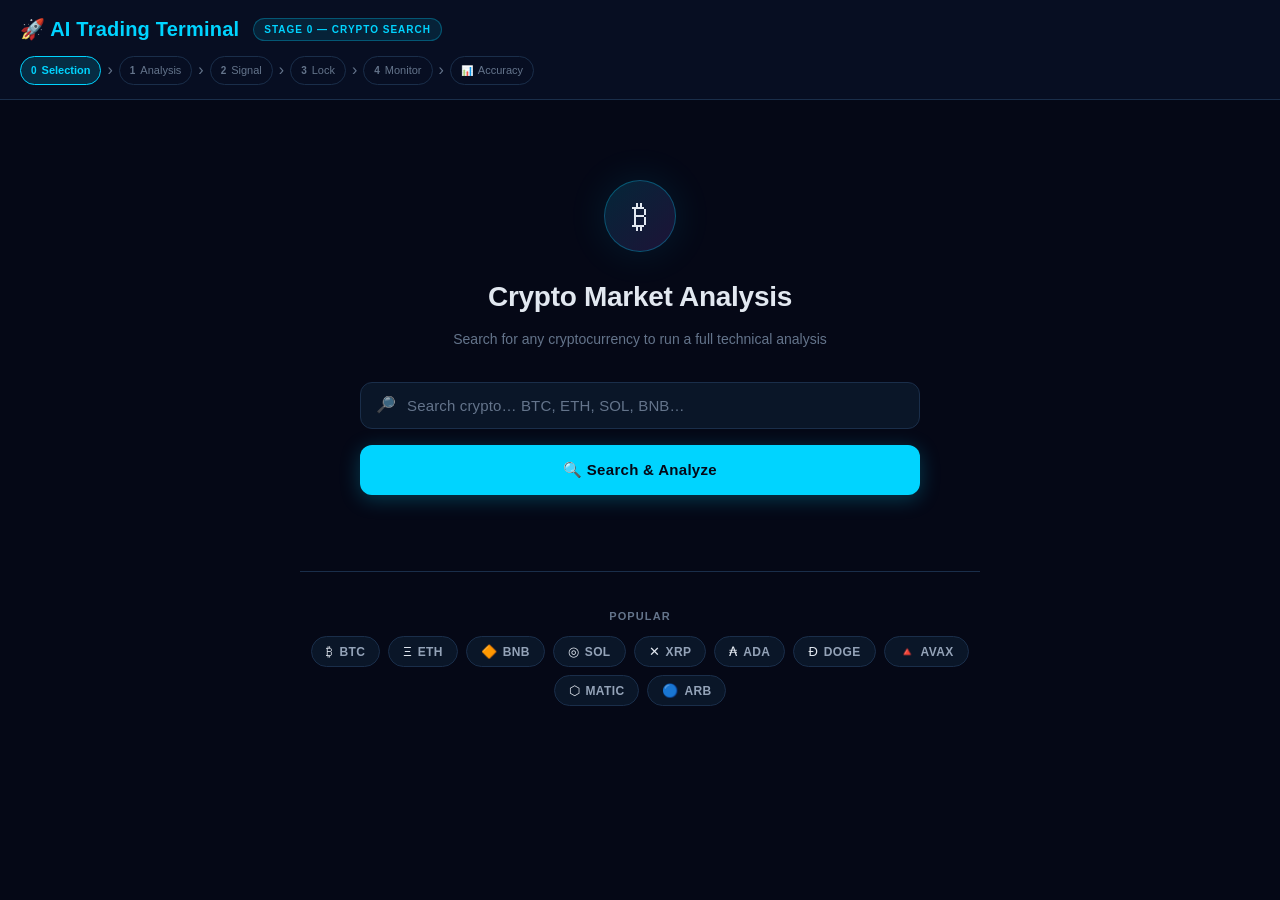
<file: dashboard-service/index.html>
<!DOCTYPE html>
<html lang="en">
<head>
  <meta charset="UTF-8" />
  <meta name="viewport" content="width=device-width, initial-scale=1.0" />
  <title>AI Trading Terminal</title>
  <link rel="stylesheet" href="style.css" />
</head>
<body>

<!-- ── Toast ──────────────────────────────────────────────────────────────── -->
<div id="toast-container"></div>

<!-- ── Header ─────────────────────────────────────────────────────────────── -->
<header class="header">
  <div class="header-top">
    <h1>🚀 AI Trading Terminal</h1>
    <div id="header-stage-badge" class="header-badge">STAGE 0 — CRYPTO SEARCH</div>
  </div>

  <!-- Stage Pipeline indicator -->
  <div class="pipeline">
    <div class="pipe-step active" id="pipe-0" onclick="goToStage(0)">
      <span class="pipe-num">0</span>
      <span class="pipe-lbl">Selection</span>
    </div>
    <div class="pipe-arrow">›</div>
    <div class="pipe-step" id="pipe-1" onclick="goToStage(1)">
      <span class="pipe-num">1</span>
      <span class="pipe-lbl">Analysis</span>
    </div>
    <div class="pipe-arrow">›</div>
    <div class="pipe-step" id="pipe-2" onclick="goToStage(2)">
      <span class="pipe-num">2</span>
      <span class="pipe-lbl">Signal</span>
    </div>
    <div class="pipe-arrow">›</div>
    <div class="pipe-step" id="pipe-3" onclick="goToStage(3)">
      <span class="pipe-num">3</span>
      <span class="pipe-lbl">Lock</span>
    </div>
    <div class="pipe-arrow">›</div>
    <div class="pipe-step" id="pipe-4" onclick="goToStage(4)">
      <span class="pipe-num">4</span>
      <span class="pipe-lbl">Monitor</span>
    </div>
    <div class="pipe-arrow">›</div>
    <div class="pipe-step" id="pipe-5" onclick="goToStage(5)">
      <span class="pipe-num">📊</span>
      <span class="pipe-lbl">Accuracy</span>
    </div>
  </div>
</header>

<!-- ═══════════════════════════════════════════════════════════════════════════
     STAGE 0 — Crypto Search
════════════════════════════════════════════════════════════════════════════ -->
<div class="stage-panel" id="panel-0">

  <!-- Hero search card -->
  <div class="s0-hero">
    <div class="s0-hero-logo">
      <span class="s0-hero-icon">₿</span>
    </div>
    <h2 class="s0-hero-title">Crypto Market Analysis</h2>
    <p class="s0-hero-sub">Search for any cryptocurrency to run a full technical analysis</p>

    <!-- Search bar -->
    <div class="s0-search-wrap" id="s0-search-wrap">
      <div class="s0-search-box">
        <span class="search-icon">🔎</span>
        <input
          type="text"
          id="s0-manual-input"
          class="s0-search-input"
          placeholder="Search crypto… BTC, ETH, SOL, BNB…"
          autocomplete="off"
          spellcheck="false"
        />
        <button class="search-clear-btn" id="s0-clear-btn" onclick="clearSearch()" title="Clear" style="display:none">✕</button>
      </div>
      <!-- dropdown rendered by JS -->
      <div class="search-dropdown" id="search-dropdown"></div>
    </div>

    <!-- Search button -->
    <button class="btn-search" id="s0-analyze-btn" onclick="manualSelectSymbol()">
      <span id="analyze-btn-text">🔍 Search &amp; Analyze</span>
      <span id="analyze-btn-spinner" class="btn-spinner" style="display:none"></span>
    </button>

    <!-- Error message -->
    <div id="s0-error-msg" class="s0-error" style="display:none"></div>
  </div>

  <!-- Popular coins quick-pick -->
  <div class="s0-popular">
    <div class="s0-popular-label">Popular</div>
    <div class="s0-popular-chips" id="s0-popular-chips">
      <!-- filled by JS -->
    </div>
  </div>

</div>

<!-- ═══════════════════════════════════════════════════════════════════════════
     STAGE 1 — Advanced Market Intelligence Engine
════════════════════════════════════════════════════════════════════════════ -->
<div class="stage-panel hidden" id="panel-1">
  <div class="stage-header">
    <div class="stage-badge s1">STAGE 1</div>
    <div class="stage-title">Advanced Market Intelligence</div>
    <div class="stage-desc">Full technical analysis — no trade recommendation yet</div>
    <div class="stage-sym" id="s1-sym-label">—</div>
  </div>

  <!-- Row 0: Live Price -->
  <div class="analysis-grid g4">
    <div class="a-card hi">
      <div class="a-lbl">Live Price</div>
      <div class="a-val large" id="s1-price">—</div>
      <div class="a-sub" id="s1-change">24h: —</div>
    </div>
    <div class="a-card">
      <div class="a-lbl">Volume 24h</div>
      <div class="a-val" id="s1-vol">—</div>
      <div class="a-sub" id="s1-mcap">High/Low: —</div>
    </div>
    <div class="a-card">
      <div class="a-lbl">Market Health</div>
      <div class="a-val" id="s1-health">—</div>
      <div class="a-sub" id="s1-health-scores">Bull — Bear —</div>
    </div>
    <div class="a-card">
      <div class="a-lbl">Mode</div>
      <div class="a-val" id="s1-mode-lbl">—</div>
      <div class="a-sub" id="s1-status">—</div>
    </div>
  </div>

  <!-- PRICE ACTION -->
  <div class="grp-lbl">🕯️ Price Action</div>
  <div class="analysis-grid g4">
    <div class="a-card">
      <div class="a-lbl">Market Structure</div>
      <div class="a-val" id="s1-pa-struct">—</div>
      <div class="a-sub" id="s1-pa-bias">—</div>
    </div>
    <div class="a-card">
      <div class="a-lbl">Swing High / Low</div>
      <div class="a-val" id="s1-pa-sh">—</div>
      <div class="a-sub" id="s1-pa-sl">—</div>
    </div>
    <div class="a-card">
      <div class="a-lbl">Break of Structure</div>
      <div class="a-val" id="s1-bos">—</div>
      <div class="a-sub" id="s1-choch">—</div>
    </div>
    <div class="a-card">
      <div class="a-lbl">HH/HL — LH/LL</div>
      <div class="a-val" id="s1-pa-hh">—</div>
      <div class="a-sub" id="s1-pa-ll">—</div>
    </div>
  </div>

  <!-- SMART MONEY CONCEPTS -->
  <div class="grp-lbl">💰 Smart Money Concepts</div>
  <div class="analysis-grid g3">
    <div class="a-card">
      <div class="a-lbl">Order Blocks</div>
      <div class="a-val" id="s1-smc-ob">—</div>
      <div class="a-sub" id="s1-smc-ob-sub">—</div>
    </div>
    <div class="a-card">
      <div class="a-lbl">Fair Value Gap</div>
      <div class="a-val" id="s1-smc-fvg">—</div>
      <div class="a-sub" id="s1-smc-fvg-sub">—</div>
    </div>
    <div class="a-card">
      <div class="a-lbl">Liquidity</div>
      <div class="a-val" id="s1-smc-liq">—</div>
      <div class="a-sub" id="s1-smc-liq-sub">—</div>
    </div>
  </div>

  <!-- TREND ANALYSIS -->
  <div class="grp-lbl">📈 Trend Analysis</div>
  <div class="analysis-grid g4">
    <div class="a-card hi">
      <div class="a-lbl">Trend</div>
      <div class="a-val large" id="s1-trend">—</div>
      <div class="a-sub" id="s1-trend-score">Score: —</div>
    </div>
    <div class="a-card">
      <div class="a-lbl">EMA Alignment</div>
      <div class="a-val" id="s1-ema-align">—</div>
      <div class="a-sub" id="s1-ema-align-sub">—</div>
    </div>
    <div class="a-card">
      <div class="a-lbl">Supertrend</div>
      <div class="a-val" id="s1-supertrend">—</div>
      <div class="a-sub" id="s1-supertrend-val">—</div>
    </div>
    <div class="a-card">
      <div class="a-lbl">ADX / DI</div>
      <div class="a-val" id="s1-adx">—</div>
      <div class="a-sub" id="s1-di">+DI — / -DI —</div>
    </div>
  </div>

  <!-- EMAs -->
  <div class="analysis-grid g5">
    <div class="a-card">
      <div class="a-lbl">EMA 9</div>
      <div class="a-val" id="s1-ema9">—</div>
      <div class="a-sub" id="s1-ema9-sub">—</div>
    </div>
    <div class="a-card">
      <div class="a-lbl">EMA 21</div>
      <div class="a-val" id="s1-ema21">—</div>
      <div class="a-sub" id="s1-ema21-sub">—</div>
    </div>
    <div class="a-card">
      <div class="a-lbl">EMA 20</div>
      <div class="a-val" id="s1-ema20">—</div>
      <div class="a-sub" id="s1-ema20-sub">—</div>
    </div>
    <div class="a-card">
      <div class="a-lbl">EMA 50</div>
      <div class="a-val" id="s1-ema50">—</div>
      <div class="a-sub" id="s1-ema50-sub">—</div>
    </div>
    <div class="a-card">
      <div class="a-lbl">EMA 200</div>
      <div class="a-val" id="s1-ema200">—</div>
      <div class="a-sub" id="s1-ema200-sub">—</div>
    </div>
  </div>

  <!-- MOMENTUM -->
  <div class="grp-lbl">⚡ Momentum</div>
  <div class="analysis-grid g4">
    <div class="a-card">
      <div class="a-lbl">RSI (14)</div>
      <div class="a-val" id="s1-rsi">—</div>
      <div class="a-sub" id="s1-rsi-zone">—</div>
    </div>
    <div class="a-card">
      <div class="a-lbl">MACD</div>
      <div class="a-val" id="s1-macd">—</div>
      <div class="a-sub" id="s1-macd-cross">—</div>
    </div>
    <div class="a-card">
      <div class="a-lbl">Stochastic RSI</div>
      <div class="a-val" id="s1-srsi">—</div>
      <div class="a-sub" id="s1-srsi-zone">—</div>
    </div>
    <div class="a-card">
      <div class="a-lbl">CCI</div>
      <div class="a-val" id="s1-cci">—</div>
      <div class="a-sub" id="s1-cci-signal">—</div>
    </div>
  </div>
  <div class="analysis-grid g1">
    <div class="a-card hi">
      <div class="a-lbl">Momentum Score</div>
      <div class="a-val" id="s1-mom-score">—</div>
      <div class="a-sub" id="s1-mom-label">—</div>
    </div>
  </div>

  <!-- VOLATILITY -->
  <div class="grp-lbl">🌊 Volatility</div>
  <div class="analysis-grid g4">
    <div class="a-card">
      <div class="a-lbl">ATR</div>
      <div class="a-val" id="s1-atr">—</div>
      <div class="a-sub" id="s1-atr-state">—</div>
    </div>
    <div class="a-card">
      <div class="a-lbl">Volatility Regime</div>
      <div class="a-val" id="s1-vol-regime">—</div>
      <div class="a-sub" id="s1-hist-vol">HV: —</div>
    </div>
    <div class="a-card">
      <div class="a-lbl">Bollinger Bands</div>
      <div class="a-val" id="s1-bb-pos">—</div>
      <div class="a-sub" id="s1-bb-squeeze">—</div>
    </div>
    <div class="a-card">
      <div class="a-lbl">Keltner Channel</div>
      <div class="a-val" id="s1-kc">—</div>
      <div class="a-sub" id="s1-kc-sub">—</div>
    </div>
  </div>

  <!-- VOLUME -->
  <div class="grp-lbl">📊 Volume Analysis</div>
  <div class="analysis-grid g4">
    <div class="a-card">
      <div class="a-lbl">RVOL</div>
      <div class="a-val" id="s1-rvol">—</div>
      <div class="a-sub" id="s1-vol-trend">—</div>
    </div>
    <div class="a-card">
      <div class="a-lbl">Buy Pressure</div>
      <div class="a-val val-up" id="s1-buy-press">—</div>
      <div class="a-sub" id="s1-sell-press">Sell: —</div>
    </div>
    <div class="a-card">
      <div class="a-lbl">VWAP</div>
      <div class="a-val" id="s1-vwap">—</div>
      <div class="a-sub" id="s1-vwap-sub">—</div>
    </div>
    <div class="a-card">
      <div class="a-lbl">Volume Spike</div>
      <div class="a-val" id="s1-vol-spike">—</div>
      <div class="a-sub">vs 20-bar avg</div>
    </div>
  </div>

  <!-- MULTI TIMEFRAME -->
  <div class="grp-lbl">🕐 Multi Timeframe</div>
  <div class="analysis-grid g5">
    <div class="a-card">
      <div class="a-lbl">5m</div>
      <div class="a-val" id="s1-mtf-5m">—</div>
    </div>
    <div class="a-card">
      <div class="a-lbl">15m</div>
      <div class="a-val" id="s1-mtf-15m">—</div>
    </div>
    <div class="a-card">
      <div class="a-lbl">1h</div>
      <div class="a-val" id="s1-mtf-1h">—</div>
    </div>
    <div class="a-card">
      <div class="a-lbl">4h</div>
      <div class="a-val" id="s1-mtf-4h">—</div>
    </div>
    <div class="a-card">
      <div class="a-lbl">1D</div>
      <div class="a-val" id="s1-mtf-1d">—</div>
    </div>
  </div>
  <div class="analysis-grid g2">
    <div class="a-card hi">
      <div class="a-lbl">MTF Overall Bias</div>
      <div class="a-val" id="s1-mtf-bias">—</div>
      <div class="a-sub" id="s1-mtf-align">Alignment: —</div>
    </div>
    <div class="a-card">
      <div class="a-lbl">Support / Resistance</div>
      <div class="a-val val-up" id="s1-support">—</div>
      <div class="a-sub val-down" id="s1-resist">—</div>
    </div>
  </div>

  <!-- AI CONFIDENCE -->
  <div class="grp-lbl">🤖 AI Confidence</div>
  <div class="analysis-grid g3">
    <div class="a-card hi">
      <div class="a-lbl">Confidence</div>
      <div class="a-val large" id="s1-conf">—</div>
      <div class="a-sub" id="s1-conf-grade">Grade: —</div>
    </div>
    <div class="a-card" style="grid-column: span 2">
      <div class="a-lbl">Why this confidence?</div>
      <div class="a-val" id="s1-conf-explain" style="font-size:0.85rem;line-height:1.5">—</div>
    </div>
  </div>

  <!-- RISK ANALYSIS -->
  <div class="grp-lbl">⚠️ Risk Analysis</div>
  <div class="analysis-grid g4">
    <div class="a-card hi">
      <div class="a-lbl">Risk Score</div>
      <div class="a-val large" id="s1-risk">—</div>
      <div class="a-sub" id="s1-risk-cat">—</div>
    </div>
    <div class="a-card">
      <div class="a-lbl">Position Size</div>
      <div class="a-val" id="s1-pos-size">—</div>
      <div class="a-sub">% of capital</div>
    </div>
    <div class="a-card">
      <div class="a-lbl">Max Risk %</div>
      <div class="a-val" id="s1-max-risk">—</div>
      <div class="a-sub">per trade</div>
    </div>
    <div class="a-card">
      <div class="a-lbl">Leverage</div>
      <div class="a-val" id="s1-leverage">—</div>
      <div class="a-sub">suggested</div>
    </div>
  </div>

  <!-- AI SUMMARY -->
  <div class="summary-box">
    <div class="summary-title">🧠 AI Summary</div>
    <div class="analysis-grid g3" style="margin-bottom:1rem">
      <div class="a-card hi">
        <div class="a-lbl">Market Bias</div>
        <div class="a-val large" id="s1-bias">—</div>
        <div class="a-sub" id="s1-strength">Strength: —</div>
      </div>
      <div class="a-card hi">
        <div class="a-lbl">Probability</div>
        <div class="a-val large" id="s1-prob">—</div>
        <div class="a-sub">estimated</div>
      </div>
      <div class="a-card hi">
        <div class="a-lbl">Recommendation</div>
        <div class="a-val" id="s1-rec-status" style="font-size:0.9rem">—</div>
        <div class="a-sub">Stage 2 readiness</div>
      </div>
    </div>
    <div id="s1-highlights" style="margin-top:0.5rem;font-size:0.85rem;color:#94a3b8;line-height:1.8"></div>
    <div class="summary-note">
      ⚠️ Stage 1 outputs analysis only — no trade recommendation is made at this stage.
    </div>
  </div>

  <!-- CTA -->
  <div class="stage-cta">
    <button class="btn-next" id="s1-next-btn" onclick="goToStage(2)">
      ➜ Proceed to Stage 2 — Trade Recommendation
    </button>
  </div>
</div>

<!-- ═══════════════════════════════════════════════════════════════════════════
     STAGE 2 — Trade Recommendation
════════════════════════════════════════════════════════════════════════════ -->
<div class="stage-panel hidden" id="panel-2">
  <div class="stage-header">
    <div class="stage-badge s2">STAGE 2</div>
    <div class="stage-title">Trade Recommendation</div>
    <div class="stage-desc">One clear setup — or WAIT if conditions aren't right</div>
    <div class="stage-sym" id="s2-sym-label">—</div>
  </div>

  <!-- Decision banner -->
  <div class="decision-banner" id="s2-decision-banner">
    <div class="dec-signal-tag" id="s2-signal-tag" style="display:none"></div>
    <div class="dec-action" id="s2-action">—</div>
    <div class="dec-conf" id="s2-conf-pct">—</div>
    <div class="dec-reason" id="s2-reason">—</div>
  </div>

  <!-- Trade setup grid (hidden when WAIT/NO TRADE) -->
  <div id="s2-setup-wrap">
    <div class="grp-lbl">📐 Trade Setup</div>
    <div class="analysis-grid g3">
      <div class="a-card hi">
        <div class="a-lbl">Direction</div>
        <div class="a-val large" id="s2-dir">—</div>
        <div class="a-sub" id="s2-mode-lbl">—</div>
      </div>
      <div class="a-card">
        <div class="a-lbl">Entry Price</div>
        <div class="a-val" id="s2-entry">—</div>
        <div class="a-sub">Recommended entry</div>
      </div>
      <div class="a-card">
        <div class="a-lbl">Stop Loss</div>
        <div class="a-val val-down" id="s2-sl">—</div>
        <div class="a-sub" id="s2-risk-amt">Risk: —</div>
      </div>
    </div>

    <div class="grp-lbl">🎯 Targets</div>
    <div class="analysis-grid g4">
      <div class="a-card">
        <div class="a-lbl">TP 1</div>
        <div class="a-val val-up" id="s2-tp1">—</div>
        <div class="a-sub">First target</div>
      </div>
      <div class="a-card">
        <div class="a-lbl">TP 2</div>
        <div class="a-val val-up" id="s2-tp2">—</div>
        <div class="a-sub">Primary target</div>
      </div>
      <div class="a-card">
        <div class="a-lbl">TP 3</div>
        <div class="a-val val-up" id="s2-tp3">—</div>
        <div class="a-sub">Full target</div>
      </div>
      <div class="a-card hi">
        <div class="a-lbl">Risk / Reward</div>
        <div class="a-val" id="s2-rr">—</div>
        <div class="a-sub">R:R ratio</div>
      </div>
    </div>

    <!-- Why this trade -->
    <div class="why-box" id="s2-why-box">
      <div class="why-title">🧠 Why this trade</div>
      <div id="s2-why-body">—</div>
    </div>
  </div>

  <!-- WAIT / NO TRADE block -->
  <div id="s2-wait-wrap" class="wait-block" style="display:none">
    <div class="wait-icon">⏸</div>
    <div class="wait-title">WAIT — NO TRADE</div>
    <div class="wait-reason" id="s2-wait-reason">Conditions not met. Wait for a stronger setup.</div>
  </div>

  <!-- CTA -->
  <div class="stage-cta" id="s2-cta">
    <button class="btn-lock" id="s2-lock-btn" onclick="lockPosition()">
      🔒 Lock Position — Enter Stage 3
    </button>
  </div>
</div>

<!-- ═══════════════════════════════════════════════════════════════════════════
     STAGE 3 — Lock Position
════════════════════════════════════════════════════════════════════════════ -->
<div class="stage-panel hidden" id="panel-3">
  <div class="stage-header">
    <div class="stage-badge s3">STAGE 3</div>
    <div class="stage-title">Position Locked</div>
    <div class="stage-desc">Trade setup is frozen. System enters Protection Mode.</div>
    <div class="stage-sym" id="s3-sym-label">—</div>
  </div>

  <!-- Locked position card -->
  <div class="lock-card" id="s3-lock-card">
    <div class="lock-header">
      <div class="lock-symbol" id="s3-lock-sym">—</div>
      <div class="lock-dir" id="s3-lock-dir">—</div>
      <div class="lock-time">🕐 Locked: <span id="s3-lock-time">—</span></div>
    </div>

    <div class="analysis-grid g3" style="margin-top:16px">
      <div class="a-card hi">
        <div class="a-lbl">Entry</div>
        <div class="a-val large" id="s3-entry">—</div>
        <div class="a-sub">Locked entry price</div>
      </div>
      <div class="a-card">
        <div class="a-lbl">Stop Loss</div>
        <div class="a-val val-down" id="s3-sl">—</div>
        <div class="a-sub">Frozen stop</div>
      </div>
      <div class="a-card">
        <div class="a-lbl">Risk / Reward</div>
        <div class="a-val" id="s3-rr">—</div>
        <div class="a-sub">R:R ratio</div>
      </div>
    </div>

    <div class="analysis-grid g3" style="margin-top:12px">
      <div class="a-card">
        <div class="a-lbl">TP 1</div>
        <div class="a-val val-up" id="s3-tp1">—</div>
      </div>
      <div class="a-card">
        <div class="a-lbl">TP 2</div>
        <div class="a-val val-up" id="s3-tp2">—</div>
      </div>
      <div class="a-card">
        <div class="a-lbl">TP 3</div>
        <div class="a-val val-up" id="s3-tp3">—</div>
      </div>
    </div>

    <div class="lock-note">
      🔒 No new BUY or SELL analysis will replace this trade while the position is locked.
    </div>
  </div>

  <!-- CTA -->
  <div class="stage-cta">
    <button class="btn-protect" onclick="goToStage(4)">
      🛡️ Activate AI Protection Manager — Stage 4
    </button>
  </div>
</div>

<!-- ═══════════════════════════════════════════════════════════════════════════
     STAGE 4 — Real-time Trade Monitor
════════════════════════════════════════════════════════════════════════════ -->
<div class="stage-panel hidden" id="panel-4">
  <div class="stage-header">
    <div class="stage-badge s4">STAGE 4</div>
    <div class="stage-title">Real-time Trade Monitor</div>
    <div class="stage-desc">Live P&amp;L tracking — AI protection alerts — top opportunities</div>
    <div class="stage-sym" id="s4-sym-label">—</div>
  </div>

  <!-- Action banner -->
  <div class="protect-banner" id="s4-action-banner">
    <div class="protect-action" id="s4-action">—</div>
    <div class="protect-reason" id="s4-reason">Waiting for first update…</div>
  </div>

  <!-- ── Live P&L Bar ─────────────────────────────────────────────── -->
  <div class="pnl-bar-wrap">
    <div class="pnl-bar-label">Live P&amp;L</div>
    <div class="pnl-bar-track">
      <div class="pnl-bar-fill" id="s4-pnl-bar-fill"></div>
    </div>
    <div class="pnl-bar-value" id="s4-pnl-bar-value">—</div>
    <div class="pnl-bar-source" id="s4-pnl-source">● live</div>
  </div>

  <!-- Live metrics -->
  <div class="grp-lbl">📡 Live Position</div>
  <div class="analysis-grid g4">
    <div class="a-card hi">
      <div class="a-lbl">Live Price</div>
      <div class="a-val large" id="s4-price">—</div>
      <div class="a-sub" id="s4-price-source">Kraken WS</div>
    </div>
    <div class="a-card">
      <div class="a-lbl">Live P&amp;L</div>
      <div class="a-val" id="s4-pnl">—</div>
      <div class="a-sub" id="s4-pnl-usd">$ change</div>
    </div>
    <div class="a-card">
      <div class="a-lbl">Holding Time</div>
      <div class="a-val" id="s4-hold">—</div>
      <div class="a-sub">Since lock</div>
    </div>
    <div class="a-card">
      <div class="a-lbl">Higher TF</div>
      <div class="a-val" id="s4-htf">—</div>
      <div class="a-sub">Macro direction</div>
    </div>
  </div>

  <!-- Distances -->
  <div class="grp-lbl">📏 Distance to Levels</div>
  <div class="analysis-grid g4">
    <div class="a-card">
      <div class="a-lbl">→ TP1</div>
      <div class="a-val val-up" id="s4-d-tp1">—</div>
    </div>
    <div class="a-card">
      <div class="a-lbl">→ TP2</div>
      <div class="a-val val-up" id="s4-d-tp2">—</div>
    </div>
    <div class="a-card">
      <div class="a-lbl">→ TP3</div>
      <div class="a-val val-up" id="s4-d-tp3">—</div>
    </div>
    <div class="a-card">
      <div class="a-lbl">→ Stop Loss</div>
      <div class="a-val val-down" id="s4-d-sl">—</div>
    </div>
  </div>

  <!-- Indicators -->
  <div class="grp-lbl">⚡ Indicators</div>
  <div class="analysis-grid g4">
    <div class="a-card">
      <div class="a-lbl">RSI</div>
      <div class="a-val" id="s4-rsi">—</div>
      <div class="a-sub" id="s4-rsi-zone">—</div>
    </div>
    <div class="a-card">
      <div class="a-lbl">ADX</div>
      <div class="a-val" id="s4-adx">—</div>
      <div class="a-sub">Trend strength</div>
    </div>
    <div class="a-card">
      <div class="a-lbl">MACD</div>
      <div class="a-val" id="s4-macd">—</div>
      <div class="a-sub" id="s4-macd-sub">vs Signal line</div>
    </div>
    <div class="a-card">
      <div class="a-lbl">ATR</div>
      <div class="a-val" id="s4-atr">—</div>
      <div class="a-sub" id="s4-atr-sub">Volatility</div>
    </div>
  </div>

  <!-- Locked position recap -->
  <div class="grp-lbl">🔒 Locked Trade Reference</div>
  <div class="analysis-grid g4">
    <div class="a-card">
      <div class="a-lbl">Entry</div>
      <div class="a-val" id="s4-ref-entry">—</div>
    </div>
    <div class="a-card">
      <div class="a-lbl">Stop Loss</div>
      <div class="a-val val-down" id="s4-ref-sl">—</div>
    </div>
    <div class="a-card">
      <div class="a-lbl">TP2</div>
      <div class="a-val val-up" id="s4-ref-tp2">—</div>
    </div>
    <div class="a-card">
      <div class="a-lbl">TP3</div>
      <div class="a-val val-up" id="s4-ref-tp3">—</div>
    </div>
  </div>

  <!-- ── Top Opportunities ───────────────────────────────────────── -->
  <div class="grp-lbl">🔥 Top Opportunities Right Now</div>
  <div id="s4-opportunities" class="opp-grid">
    <div class="opp-loading">Scanning market…</div>
  </div>

  <!-- Controls -->
  <div class="s4-controls">
    <button class="btn-refresh" id="s4-refresh-btn" onclick="refreshProtection()">
      🔄 Refresh Now
    </button>
    <div class="s4-auto-wrap">
      <label class="toggle-label">
        <input type="checkbox" id="s4-auto-toggle" onchange="toggleAutoRefresh()" />
        Auto-refresh every 60s
      </label>
    </div>
    <button class="btn-close-trade" onclick="closeTrade()">
      ✅ Close Trade &amp; Return
    </button>
  </div>
</div>

<!-- ═══════════════════════════════════════════════════════════════════════════
     STAGE 5 — Accuracy Dashboard
════════════════════════════════════════════════════════════════════════════ -->
<div class="stage-panel hidden" id="panel-5">
  <div class="stage-header">
    <div class="stage-badge s5">ACCURACY</div>
    <div class="stage-title">Prediction Accuracy Dashboard</div>
    <div class="stage-desc">Track how accurate your AI trading signals are over time</div>
  </div>

  <!-- Overall stats -->
  <div class="grp-lbl">📊 Overall Performance</div>
  <div class="analysis-grid g4">
    <div class="a-card hi">
      <div class="a-lbl">Accuracy</div>
      <div class="a-val large" id="acc-pct">—</div>
      <div class="a-sub">Win rate</div>
    </div>
    <div class="a-card">
      <div class="a-lbl">Total Trades</div>
      <div class="a-val" id="acc-total">—</div>
      <div class="a-sub" id="acc-closed-sub">—</div>
    </div>
    <div class="a-card">
      <div class="a-lbl">Wins</div>
      <div class="a-val val-up" id="acc-wins">—</div>
      <div class="a-sub">Target hit</div>
    </div>
    <div class="a-card">
      <div class="a-lbl">Losses</div>
      <div class="a-val val-down" id="acc-losses">—</div>
      <div class="a-sub" id="acc-open-sub">—</div>
    </div>
  </div>

  <!-- Win/Loss visual bar -->
  <div class="acc-bar-wrap">
    <div class="acc-bar-track">
      <div class="acc-bar-win"  id="acc-bar-win"></div>
      <div class="acc-bar-loss" id="acc-bar-loss"></div>
    </div>
    <div class="acc-bar-labels">
      <span class="acc-bar-lbl-win"  id="acc-bar-lbl-win">WIN 0</span>
      <span class="acc-bar-lbl-loss" id="acc-bar-lbl-loss">LOSS 0</span>
    </div>
  </div>

  <!-- Mode breakdown -->
  <div class="grp-lbl">🔀 By Trading Mode</div>
  <div class="analysis-grid g2" id="acc-mode-grid">
    <div class="a-card">
      <div class="a-lbl">INTRADAY</div>
      <div class="a-val" id="acc-mode-intraday">—</div>
      <div class="a-sub" id="acc-mode-intraday-sub">—</div>
    </div>
    <div class="a-card">
      <div class="a-lbl">SWING</div>
      <div class="a-val" id="acc-mode-swing">—</div>
      <div class="a-sub" id="acc-mode-swing-sub">—</div>
    </div>
  </div>

  <!-- Accuracy trend timeline -->
  <div class="grp-lbl">📈 Accuracy Trend (Last 20 Trades)</div>
  <div class="acc-trend-wrap" id="acc-trend-wrap">
    <div class="acc-trend-empty">No resolved trades yet. Track predictions to build history.</div>
  </div>

  <!-- Recent predictions table -->
  <div class="grp-lbl">📋 Recent Predictions</div>
  <div class="acc-table-wrap">
    <table class="acc-table" id="acc-table">
      <thead>
        <tr>
          <th>Symbol</th>
          <th>Mode</th>
          <th>Status</th>
          <th>Accuracy</th>
          <th>Resolved</th>
        </tr>
      </thead>
      <tbody id="acc-table-body">
        <tr><td colspan="5" class="acc-empty">No predictions tracked yet.</td></tr>
      </tbody>
    </table>
  </div>

  <!-- Controls -->
  <div class="s4-controls">
    <button class="btn-refresh" onclick="loadAccuracyDashboard()">🔄 Refresh</button>
    <button class="btn-close-trade" onclick="goToStage(0)">← Back to Search</button>
  </div>
</div>

<!-- Versioned URL prevents browsers/nginx from reusing a broken cached app.js. -->
<script src="app.js?v=20260804-1"></script>
</body>
</html>
</file>
<file: dashboard-service/style.css>
/* ─────────────────────────────────────────────────────────────────────────
   AI Trading Terminal — style.css
   Dark terminal theme — Stage 0 → 1 → 2 → 3 → 4
───────────────────────────────────────────────────────────────────────── */

*, *::before, *::after { margin:0; padding:0; box-sizing:border-box; }

:root {
  --bg:        #050816;
  --bg-card:   #0a1628;
  --bg-card2:  #0f1f3a;
  --border:    #1a2e4a;
  --border-hi: #00d4ff;
  --text:      #e2e8f0;
  --muted:     #64748b;
  --dim:       #94a3b8;
  --cyan:      #00d4ff;
  --green:     #00ff88;
  --yellow:    #ffb300;
  --red:       #ff4444;
  --orange:    #ff8c00;
  --purple:    #a855f7;
  --r:         12px;
  --r-sm:      8px;
}

html { scroll-behavior: smooth; }

body {
  background: var(--bg);
  color: var(--text);
  font-family: 'Segoe UI', Arial, sans-serif;
  font-size: 14px;
  line-height: 1.5;
  min-height: 100vh;
}

/* ── Toast ─────────────────────────────────────────────────────────────── */
#toast-container {
  position: fixed; bottom:20px; right:20px;
  display:flex; flex-direction:column; gap:8px; z-index:9999;
}
.toast {
  min-width:240px; max-width:380px; padding:11px 16px;
  border-radius:var(--r-sm); font-size:13px; font-weight:600; color:#fff;
  opacity:0; transform:translateY(12px);
  transition:opacity .3s,transform .3s;
  box-shadow:0 4px 20px rgba(0,0,0,.5);
}
.toast.show        { opacity:1; transform:translateY(0); }
.toast-success     { background:#0d2b1a; border-left:3px solid var(--green); }
.toast-error       { background:#2b0d0d; border-left:3px solid var(--red); }
.toast-warning     { background:#2b1a00; border-left:3px solid var(--yellow); }
.toast-info        { background:#0c1a2e; border-left:3px solid var(--cyan); }

/* ── Header ────────────────────────────────────────────────────────────── */
.header {
  background:#070e22;
  border-bottom:1px solid var(--border);
  padding:14px 20px;
  position:sticky; top:0; z-index:100;
}
.header-top {
  display:flex; align-items:center; gap:14px;
  margin-bottom:12px; flex-wrap:wrap;
}
.header-top h1 {
  font-size:20px; font-weight:700; color:var(--cyan); letter-spacing:.01em;
}
.header-badge {
  background:rgba(0,212,255,.1);
  border:1px solid rgba(0,212,255,.3);
  color:var(--cyan); font-size:10px; font-weight:700;
  letter-spacing:.1em; padding:3px 10px; border-radius:20px;
}

/* ── Pipeline ──────────────────────────────────────────────────────────── */
.pipeline {
  display:flex; align-items:center; gap:4px; flex-wrap:wrap;
}
.pipe-step {
  display:flex; align-items:center; gap:5px;
  padding:5px 10px; border-radius:20px; cursor:pointer;
  border:1px solid var(--border); font-size:11px;
  transition:all .2s; user-select:none;
  background:transparent; color:var(--muted);
}
.pipe-step:hover    { border-color:var(--cyan); color:var(--cyan); }
.pipe-step.active   { background:rgba(0,212,255,.15); border-color:var(--cyan); color:var(--cyan); font-weight:700; }
.pipe-step.done     { background:rgba(0,255,136,.08); border-color:rgba(0,255,136,.3); color:var(--green); }
.pipe-num           { font-size:10px; font-weight:800; }
.pipe-lbl           { font-size:11px; }
.pipe-arrow         { color:var(--muted); font-size:16px; padding:0 2px; }

/* ── Stage Panel ───────────────────────────────────────────────────────── */
.stage-panel {
  max-width:1560px; margin:0 auto; padding:20px 18px 48px;
}
.stage-panel.hidden { display:none; }

/* ── Stage header ──────────────────────────────────────────────────────── */
.stage-header {
  display:flex; align-items:center; gap:12px; flex-wrap:wrap;
  background:linear-gradient(90deg,rgba(0,212,255,.06) 0%,transparent 100%);
  border:1px solid rgba(0,212,255,.18);
  border-radius:var(--r); padding:14px 18px; margin-bottom:24px;
}
.stage-badge {
  font-size:10px; font-weight:800; letter-spacing:.12em;
  padding:3px 10px; border-radius:20px; color:#050816;
}
.s0 { background:var(--purple); }
.s1 { background:var(--cyan); }
.s2 { background:var(--yellow); }
.s3 { background:var(--orange); }
.s4 { background:var(--green); color:#050816; }

.stage-title { font-size:18px; font-weight:700; }
.stage-desc  { font-size:12px; color:var(--muted); }
.stage-sym   { margin-left:auto; font-size:15px; font-weight:700; }

/* ── Analysis grids ────────────────────────────────────────────────────── */
.analysis-grid        { display:grid; gap:10px; margin-bottom:4px; }
.g1                   { grid-template-columns:1fr; }
.g2                   { grid-template-columns:repeat(2,1fr); }
.g3                   { grid-template-columns:repeat(3,1fr); }
.g4                   { grid-template-columns:repeat(4,1fr); }
.g5                   { grid-template-columns:repeat(5,1fr); }
.grp-lbl {
  font-size:12px; font-weight:700; color:var(--dim);
  letter-spacing:.06em; text-transform:uppercase;
  margin:16px 0 8px; padding-left:2px;
}

/* ── Analysis card ─────────────────────────────────────────────────────── */
.a-card {
  background:var(--bg-card); border:1px solid var(--border);
  border-radius:var(--r); padding:14px;
  transition:border-color .25s,box-shadow .25s;
}
.a-card:hover { border-color:rgba(0,212,255,.3); box-shadow:0 0 16px rgba(0,212,255,.06); }
.a-card.hi    { border-color:rgba(0,212,255,.35); background:linear-gradient(135deg,#0a1a30,#0f2040); }

.a-lbl  { font-size:11px; font-weight:600; color:var(--muted); text-transform:uppercase; letter-spacing:.07em; margin-bottom:8px; }
.a-val  { font-size:20px; font-weight:700; color:var(--text); line-height:1.2; margin-bottom:5px; word-break:break-word; }
.a-val.large { font-size:28px; }
.a-sub  { font-size:11px; color:var(--muted); }

/* colour helpers */
.val-up      { color:var(--green)  !important; }
.val-down    { color:var(--red)    !important; }
.val-neutral { color:var(--yellow) !important; }
.val-cyan    { color:var(--cyan)   !important; }
.val-dim     { color:var(--muted)  !important; }
.val-orange  { color:var(--orange) !important; }
.val-purple  { color:var(--purple) !important; }

/* ── Summary box ───────────────────────────────────────────────────────── */
.summary-box {
  background:var(--bg-card); border:1px solid rgba(0,212,255,.2);
  border-radius:var(--r); padding:20px; margin-top:24px;
}
.summary-title { font-size:15px; font-weight:700; color:var(--cyan); margin-bottom:16px; }
.summary-grid  { display:grid; grid-template-columns:repeat(auto-fit,minmax(150px,1fr)); gap:10px; margin-bottom:14px; }
.summary-item  {
  background:#070e22; border:1px solid var(--border);
  border-radius:var(--r-sm); padding:10px 14px;
  display:flex; flex-direction:column; gap:4px;
}
.si-label { font-size:10px; font-weight:700; color:var(--muted); text-transform:uppercase; letter-spacing:.07em; }
.si-value { font-size:15px; font-weight:700; color:var(--text); }
.summary-note {
  font-size:12px; color:var(--muted);
  background:rgba(255,179,0,.07); border:1px solid rgba(255,179,0,.2);
  border-radius:var(--r-sm); padding:8px 12px; text-align:center;
}

/* ── Stage CTA ─────────────────────────────────────────────────────────── */
.stage-cta { margin-top:30px; display:flex; justify-content:center; }

.btn-next, .btn-lock, .btn-protect, .btn-primary, .btn-secondary, .btn-select-sym,
.btn-refresh, .btn-close-trade {
  padding:12px 28px; border:none; border-radius:var(--r-sm);
  font-weight:700; font-size:14px; cursor:pointer;
  transition:opacity .2s,transform .15s; white-space:nowrap;
}
.btn-next        { background:var(--cyan);   color:#050816; }
.btn-lock        { background:var(--orange); color:#050816; }
.btn-protect     { background:var(--green);  color:#050816; }
.btn-primary     { background:var(--cyan);   color:#050816; }
.btn-secondary   { background:var(--bg-card2); color:var(--cyan); border:1px solid var(--cyan); }
.btn-select-sym  { width:100%; margin-top:10px; background:rgba(0,212,255,.1); color:var(--cyan); border:1px solid rgba(0,212,255,.3); border-radius:var(--r-sm); padding:8px; font-size:13px; font-weight:600; cursor:pointer; transition:background .2s; }
.btn-select-sym:hover { background:rgba(0,212,255,.2); }
.btn-refresh     { background:rgba(0,212,255,.12); color:var(--cyan); border:1px solid rgba(0,212,255,.3); }
.btn-close-trade { background:rgba(0,255,136,.1);  color:var(--green); border:1px solid rgba(0,255,136,.3); }

.btn-next:hover, .btn-lock:hover, .btn-protect:hover, .btn-primary:hover { opacity:.85; transform:translateY(-1px); }
.btn-next:disabled { opacity:.4; cursor:not-allowed; transform:none; }

/* ─────────────────────────────────────────────────────────────────────────
   STAGE 0 — Crypto Search (Binance/TradingView style)
───────────────────────────────────────────────────────────────────────── */

/* Hero container — vertically centered search experience */
.s0-hero {
  display: flex;
  flex-direction: column;
  align-items: center;
  justify-content: center;
  padding: 60px 24px 40px;
  text-align: center;
  max-width: 680px;
  margin: 0 auto;
}

/* Logo icon */
.s0-hero-logo {
  width: 72px; height: 72px;
  background: linear-gradient(135deg, rgba(0,212,255,.15), rgba(168,85,247,.15));
  border: 1px solid rgba(0,212,255,.3);
  border-radius: 50%;
  display: flex; align-items: center; justify-content: center;
  margin-bottom: 24px;
  box-shadow: 0 0 40px rgba(0,212,255,.1);
}
.s0-hero-icon {
  font-size: 32px;
  line-height: 1;
}

/* Title */
.s0-hero-title {
  font-size: 28px;
  font-weight: 800;
  color: var(--text);
  letter-spacing: -.01em;
  margin-bottom: 10px;
}

/* Subtitle */
.s0-hero-sub {
  font-size: 14px;
  color: var(--muted);
  margin-bottom: 32px;
  line-height: 1.6;
}

/* Search wrap — full width under hero text */
#s0-search-wrap.s0-search-wrap {
  position: relative;
  width: 100%;
  max-width: 560px;
  margin-bottom: 16px;
}

/* Search box */
.s0-search-box {
  position: relative;
  display: flex;
  align-items: center;
}

.search-icon {
  position: absolute;
  left: 16px;
  font-size: 16px;
  pointer-events: none;
  z-index: 1;
  opacity: .7;
}

.s0-search-input {
  width: 100%;
  padding: 14px 44px 14px 46px;
  border-radius: var(--r);
  border: 1.5px solid var(--border);
  background: var(--bg-card);
  color: var(--text);
  font-size: 15px;
  outline: none;
  transition: border-color .2s, box-shadow .2s, background .2s;
  letter-spacing: .01em;
}
.s0-search-input:focus {
  border-color: var(--cyan);
  background: #0c1830;
  box-shadow: 0 0 0 3px rgba(0,212,255,.12);
}
.s0-search-input::placeholder { color: var(--muted); font-weight: 400; }

.search-clear-btn {
  position: absolute;
  right: 12px;
  background: none;
  border: none;
  color: var(--muted);
  font-size: 13px;
  cursor: pointer;
  padding: 5px 7px;
  border-radius: 4px;
  transition: color .15s, background .15s;
  line-height: 1;
}
.search-clear-btn:hover { color: var(--text); background: rgba(255,255,255,.08); }

/* Search / Analyze button */
.btn-search {
  display: flex;
  align-items: center;
  justify-content: center;
  gap: 8px;
  width: 100%;
  max-width: 560px;
  padding: 14px 28px;
  background: var(--cyan);
  color: #050816;
  border: none;
  border-radius: var(--r);
  font-weight: 800;
  font-size: 15px;
  cursor: pointer;
  letter-spacing: .02em;
  transition: opacity .2s, transform .15s, box-shadow .2s;
  box-shadow: 0 4px 20px rgba(0,212,255,.25);
  min-height: 50px;
}
.btn-search:hover    { opacity: .9; transform: translateY(-1px); box-shadow: 0 6px 28px rgba(0,212,255,.35); }
.btn-search:active   { transform: translateY(0); }
.btn-search:disabled { opacity: .45; cursor: not-allowed; transform: none; box-shadow: none; }

/* Inline error message */
.s0-error {
  margin-top: 12px;
  padding: 10px 16px;
  background: rgba(255,68,68,.1);
  border: 1px solid rgba(255,68,68,.3);
  border-radius: var(--r-sm);
  color: var(--red);
  font-size: 13px;
  font-weight: 600;
  text-align: center;
  width: 100%;
  max-width: 560px;
}

/* Popular coins section */
.s0-popular {
  display: flex;
  flex-direction: column;
  align-items: center;
  gap: 12px;
  margin-top: 36px;
  padding-top: 36px;
  border-top: 1px solid var(--border);
  width: 100%;
  max-width: 680px;
  margin-left: auto;
  margin-right: auto;
}

.s0-popular-label {
  font-size: 11px;
  font-weight: 700;
  color: var(--muted);
  letter-spacing: .1em;
  text-transform: uppercase;
}

.s0-popular-chips {
  display: flex;
  flex-wrap: wrap;
  gap: 8px;
  justify-content: center;
}

/* Individual coin chip */
.s0-chip {
  display: inline-flex;
  align-items: center;
  gap: 6px;
  padding: 7px 14px;
  background: var(--bg-card);
  border: 1px solid var(--border);
  border-radius: 20px;
  cursor: pointer;
  transition: border-color .2s, background .2s, transform .15s;
  color: var(--text);
}
.s0-chip:hover {
  border-color: rgba(0,212,255,.5);
  background: rgba(0,212,255,.08);
  transform: translateY(-1px);
}
.s0-chip-icon { font-size: 13px; }
.s0-chip-sym  { font-size: 12px; font-weight: 700; color: var(--dim); letter-spacing: .03em; }

/* Spinner (reused from analyze button) */
.btn-spinner {
  width: 16px; height: 16px;
  border: 2px solid rgba(5,8,22,.3);
  border-top-color: #050816;
  border-radius: 50%;
  animation: spin 0.8s linear infinite;
  display: inline-block;
}

/* Loading block (keep for legacy/stage 4 use) */
.loading-block {
  display:flex; flex-direction:column; align-items:center;
  justify-content:center; gap:16px; padding:40px;
  color:var(--muted); font-size:14px;
}
.loader-ring {
  width:40px; height:40px;
  border:3px solid var(--border);
  border-top-color:var(--cyan);
  border-radius:50%;
  animation:spin 1s linear infinite;
}
@keyframes spin { to { transform:rotate(360deg); } }

/* ─────────────────────────────────────────────────────────────────────────
   STAGE 2 — Trade Recommendation
───────────────────────────────────────────────────────────────────────── */
.decision-banner {
  border-radius:var(--r); padding:22px 24px; margin-bottom:24px;
  border:1px solid rgba(0,212,255,.25);
  background:linear-gradient(135deg,var(--bg-card2),var(--bg-card));
}
.decision-banner.dec-long    { border-color:rgba(0,255,136,.4); background:linear-gradient(135deg,#0d2b1a,#0a1628); }
.decision-banner.dec-short   { border-color:rgba(255,68,68,.4);  background:linear-gradient(135deg,#2b0d0d,#0a1628); }
.decision-banner.dec-wait    { border-color:rgba(255,179,0,.4);  background:linear-gradient(135deg,#2b1a00,#0a1628); }
.decision-banner.dec-notrade { border-color:rgba(100,116,139,.3); }

.dec-action  { font-size:36px; font-weight:800; letter-spacing:.05em; margin-bottom:6px; }
.dec-conf    { font-size:14px; color:var(--muted); margin-bottom:8px; }
.dec-reason  { font-size:13px; color:var(--dim); line-height:1.5; }

.why-box     { background:var(--bg-card); border:1px solid rgba(0,212,255,.15); border-radius:var(--r); padding:18px; margin-top:16px; }
.why-title   { font-size:13px; font-weight:700; color:var(--cyan); margin-bottom:12px; }
.why-item    { font-size:13px; color:var(--dim); padding:4px 0; border-bottom:1px solid var(--border); }
.why-item:last-child { border-bottom:none; }

.wait-block  {
  text-align:center; padding:60px 20px;
  background:rgba(255,179,0,.05); border:1px solid rgba(255,179,0,.2);
  border-radius:var(--r); margin:16px 0;
}
.wait-icon   { font-size:48px; margin-bottom:12px; }
.wait-title  { font-size:28px; font-weight:800; color:var(--yellow); margin-bottom:12px; }
.wait-reason { font-size:14px; color:var(--muted); max-width:500px; margin:0 auto; line-height:1.6; }

/* ─────────────────────────────────────────────────────────────────────────
   STAGE 3 — Lock Position
───────────────────────────────────────────────────────────────────────── */
.lock-card {
  background:var(--bg-card);
  border:2px solid rgba(255,140,0,.4);
  border-radius:var(--r); padding:22px;
  background:linear-gradient(135deg,#1a1000,#0a1628);
}
.lock-header { display:flex; align-items:center; gap:14px; flex-wrap:wrap; margin-bottom:4px; }
.lock-symbol { font-size:24px; font-weight:800; }
.lock-dir    { font-size:20px; font-weight:800; padding:4px 14px; border-radius:20px; }
.lock-time   { font-size:12px; color:var(--muted); margin-left:auto; }
.lock-note   {
  margin-top:18px; font-size:12px; color:var(--muted);
  background:rgba(255,140,0,.07); border:1px solid rgba(255,140,0,.2);
  border-radius:var(--r-sm); padding:10px 14px; text-align:center;
}

/* ─────────────────────────────────────────────────────────────────────────
   STAGE 4 — AI Protection Manager
───────────────────────────────────────────────────────────────────────── */
.protect-banner {
  border-radius:var(--r); padding:22px 24px; margin-bottom:24px;
  border:1px solid rgba(0,255,136,.2);
  background:linear-gradient(135deg,var(--bg-card2),var(--bg-card));
}
.protect-action { font-size:32px; font-weight:800; letter-spacing:.05em; margin-bottom:8px; }
.protect-reason { font-size:14px; color:var(--dim); line-height:1.6; }

/* Action colours */
.action-hold        { border-color:rgba(0,212,255,.35); }
.action-hold        .protect-action { color:var(--cyan); }
.action-hold-strong { border-color:rgba(0,255,136,.4); background:linear-gradient(135deg,#0d2b1a,#0a1628); }
.action-hold-strong .protect-action { color:var(--green); }
.action-exit        { border-color:rgba(255,68,68,.5); background:linear-gradient(135deg,#2b0d0d,#0a1628); }
.action-exit        .protect-action { color:var(--red); }
.action-profit      { border-color:rgba(0,255,136,.5); background:linear-gradient(135deg,#0d2b1a,#0a1628); }
.action-profit      .protect-action { color:var(--green); }
.action-partial     { border-color:rgba(255,179,0,.4); background:linear-gradient(135deg,#2b1a00,#0a1628); }
.action-partial     .protect-action { color:var(--yellow); }
.action-move-sl     { border-color:rgba(0,212,255,.4); }
.action-move-sl     .protect-action { color:var(--cyan); }
.action-trail       { border-color:rgba(168,85,247,.4); background:linear-gradient(135deg,#1a0d2b,#0a1628); }
.action-trail       .protect-action { color:var(--purple); }

.s4-controls {
  display:flex; gap:12px; align-items:center;
  flex-wrap:wrap; margin-top:30px; justify-content:center;
}
.s4-auto-wrap   { display:flex; align-items:center; }
.toggle-label   { display:flex; align-items:center; gap:8px; cursor:pointer; color:var(--muted); font-size:13px; }
.toggle-label input[type=checkbox] { width:16px; height:16px; cursor:pointer; accent-color:var(--cyan); }

/* ── Responsive ────────────────────────────────────────────────────────── */
@media (max-width:900px) {
  .g4 { grid-template-columns:repeat(2,1fr); }
  .g5 { grid-template-columns:repeat(3,1fr); }
  .g3 { grid-template-columns:repeat(2,1fr); }
  .g2 { grid-template-columns:repeat(2,1fr); }
}

/* Five EMA cards should stay together on desktop instead of leaving a
   large empty fourth-card row. */
@media (min-width:901px) {
  .analysis-grid.g5 { grid-template-columns:repeat(5,minmax(0,1fr)); }
}

@media (max-width:600px) {
  .header { padding:12px; }
  .header-top h1 { font-size:17px; }
  .pipeline { gap:2px; }
  .pipe-lbl { display:none; }
  .stage-panel { padding:16px 12px 40px; }
  .g4,.g3 { grid-template-columns:1fr; }
  .a-val { font-size:20px; }
  .a-val.large { font-size:24px; }
  .s0-hero { padding:32px 16px 24px; }
  .s0-hero-title { font-size:22px; }
  .s0-hero-logo { width:56px; height:56px; }
  .s0-hero-icon { font-size:24px; }
  #s0-search-wrap.s0-search-wrap { max-width:100%; }
  .btn-search { max-width:100%; font-size:14px; }
  .search-dropdown { min-width: unset; left: 0; right: 0; }
  .dec-action { font-size:28px; }
  .protect-action { font-size:24px; }
  .lock-header { flex-direction:column; align-items:flex-start; }
  .lock-time { margin-left:0; }
  .s4-controls { flex-direction:column; }
  .s0-popular-chips { gap:6px; }
  .s0-chip { padding:6px 10px; }
}

/* ── Search Dropdown ─────────────────────────────────────────────────────── */
.s0-search-wrap {
  position: relative;
  width: 100%;
  max-width: 560px;
  margin-bottom: 16px;
}

/* Analyze button with spinner (legacy alias — btn-search is primary) */
.btn-analyze {
  display: flex;
  align-items: center;
  gap: 6px;
  padding: 10px 22px;
  background: var(--cyan);
  color: #050816;
  border: none;
  border-radius: var(--r-sm);
  font-weight: 700;
  font-size: 14px;
  cursor: pointer;
  white-space: nowrap;
  transition: opacity .2s, transform .15s;
  min-width: 110px;
  justify-content: center;
}
.btn-analyze:hover    { opacity: .88; transform: translateY(-1px); }
.btn-analyze:disabled { opacity: .5; cursor: not-allowed; transform: none; }

/* Search Dropdown */
.search-dropdown {
  display: none;
  position: absolute;
  top: calc(100% + 6px);
  left: 0;
  right: 0;
  min-width: 340px;
  background: #10172a;
  border: 1px solid var(--border);
  border-radius: var(--r);
  z-index: 1000;
  box-shadow: 0 12px 40px rgba(0,0,0,.7);
  overflow: hidden;
  max-height: 400px;
  overflow-y: auto;
}
.search-dropdown::-webkit-scrollbar { width: 4px; }
.search-dropdown::-webkit-scrollbar-track { background: transparent; }
.search-dropdown::-webkit-scrollbar-thumb { background: var(--border); border-radius: 2px; }

.dd-section-header {
  font-size: 10px;
  font-weight: 700;
  color: var(--muted);
  letter-spacing: .1em;
  text-transform: uppercase;
  padding: 10px 14px 6px;
  background: rgba(255,255,255,.02);
  border-bottom: 1px solid rgba(255,255,255,.04);
}

.dd-item {
  display: flex;
  align-items: center;
  gap: 10px;
  padding: 10px 14px;
  cursor: pointer;
  border-bottom: 1px solid rgba(255,255,255,.03);
  transition: background .12s;
}
.dd-item:last-child { border-bottom: none; }
.dd-item:hover,
.dd-item.dd-active  { background: rgba(0,212,255,.09); }

.dd-icon  { font-size: 16px; width: 22px; text-align: center; flex-shrink: 0; }
.dd-info  { display: flex; flex-direction: column; gap: 1px; flex: 1; min-width: 0; }
.dd-sym   { font-weight: 700; color: var(--text); font-size: 13px; letter-spacing: .3px; }
.dd-name  { font-size: 11px; color: var(--muted); white-space: nowrap; overflow: hidden; text-overflow: ellipsis; }

/* category badges */
.dd-cat        { font-size: 9px; font-weight: 700; padding: 2px 6px; border-radius: 10px; letter-spacing: .07em; flex-shrink: 0; }
.dd-cat-crypto { background: rgba(168,85,247,.15); color: #c084fc; border: 1px solid rgba(168,85,247,.3); }
.dd-cat-us     { background: rgba(0,212,255,.12);  color: var(--cyan); border: 1px solid rgba(0,212,255,.3); }
.dd-cat-india  { background: rgba(255,179,0,.12);  color: var(--yellow); border: 1px solid rgba(255,179,0,.3); }

/* highlighted match */
.dd-highlight  { background: rgba(0,212,255,.25); color: var(--cyan); border-radius: 2px; font-weight: 800; }

.dd-no-match {
  padding: 18px 16px;
  font-size: 13px;
  color: var(--muted);
  text-align: center;
}
.dd-no-match strong { color: var(--text); }

/* ── Kraken WebSocket live price flash animation ────────────────────────── */
@keyframes wsPulse {
    0%   { color: inherit; }
    20%  { color: #00e5ff; text-shadow: 0 0 8px #00e5ff88; }
    100% { color: inherit; text-shadow: none; }
}
.ws-flash {
    animation: wsPulse 0.6s ease-out forwards;
}

/* ═══════════════════════════════════════════════════════════════════════════
   SELL / STRONG SELL — Signal Tag (Stage 2 banner)
═══════════════════════════════════════════════════════════════════════════ */
.dec-signal-tag {
    display: inline-block;
    padding: 4px 14px;
    border-radius: 20px;
    font-size: 11px;
    font-weight: 800;
    letter-spacing: 1.5px;
    text-transform: uppercase;
    margin-bottom: 8px;
}
.sig-strong-buy  { background: rgba(0,230,118,.18); color: #00e676; border: 1px solid #00e67666; }
.sig-buy         { background: rgba(0,200,83,.15);  color: #00c853; border: 1px solid #00c85344; }
.sig-sell        { background: rgba(255,82,82,.15); color: #ff5252; border: 1px solid #ff525244; }
.sig-strong-sell { background: rgba(213,0,0,.2);    color: #ff1744; border: 1px solid #ff174466;
                   box-shadow: 0 0 10px rgba(255,23,68,.25); }

/* Stage 5 badge */
.stage-badge.s5 {
    background: linear-gradient(135deg, #7c4dff, #651fff);
    color: #fff;
}

/* ═══════════════════════════════════════════════════════════════════════════
   STAGE 4 — Live P&L Bar
═══════════════════════════════════════════════════════════════════════════ */
.pnl-bar-wrap {
    display: flex;
    align-items: center;
    gap: 12px;
    background: var(--card);
    border: 1px solid var(--border);
    border-radius: 10px;
    padding: 12px 18px;
    margin: 0 0 18px 0;
}
.pnl-bar-label {
    font-size: 11px;
    font-weight: 700;
    color: var(--muted);
    letter-spacing: 1px;
    text-transform: uppercase;
    white-space: nowrap;
    min-width: 56px;
}
.pnl-bar-track {
    flex: 1;
    height: 8px;
    background: var(--border);
    border-radius: 4px;
    overflow: hidden;
}
.pnl-bar-fill {
    height: 100%;
    width: 0%;
    border-radius: 4px;
    transition: width 0.4s ease, background 0.3s ease;
    background: var(--green);
}
.pnl-bar-value {
    font-size: 15px;
    font-weight: 800;
    min-width: 64px;
    text-align: right;
}
.pnl-bar-source {
    font-size: 10px;
    color: var(--muted);
    white-space: nowrap;
}
@keyframes livePulse {
    0%,100% { opacity: 1; }
    50%      { opacity: 0.3; }
}
.pnl-live-pulse { animation: livePulse 1.4s ease-in-out infinite; color: var(--green); }

/* ═══════════════════════════════════════════════════════════════════════════
   STAGE 4 — Top Opportunities Grid
═══════════════════════════════════════════════════════════════════════════ */
.opp-grid {
    display: grid;
    grid-template-columns: repeat(auto-fill, minmax(130px, 1fr));
    gap: 10px;
    margin-bottom: 18px;
}
.opp-card {
    background: var(--card);
    border: 1px solid var(--border);
    border-radius: 10px;
    padding: 12px 10px;
    cursor: pointer;
    transition: border-color .2s, transform .15s;
    text-align: center;
}
.opp-card:hover { border-color: var(--cyan); transform: translateY(-2px); }
.opp-sym   { font-size: 13px; font-weight: 800; color: var(--text); margin-bottom: 4px; }
.opp-sig   { font-size: 11px; font-weight: 700; letter-spacing: .5px; margin-bottom: 4px; }
.opp-price { font-size: 12px; color: var(--muted); margin-bottom: 2px; }
.opp-conf  { font-size: 11px; font-weight: 700; }
.opp-loading { color: var(--muted); font-size: 13px; padding: 16px 0; grid-column: 1/-1; text-align:center; }

/* ═══════════════════════════════════════════════════════════════════════════
   STAGE 5 — Accuracy Dashboard
═══════════════════════════════════════════════════════════════════════════ */
/* 2-col grid for mode breakdown */
.analysis-grid.g2 { grid-template-columns: 1fr 1fr; }

/* Win/Loss bar */
.acc-bar-wrap { margin: 0 0 22px 0; }
.acc-bar-track {
    display: flex;
    height: 12px;
    border-radius: 6px;
    overflow: hidden;
    background: var(--border);
    margin-bottom: 6px;
}
.acc-bar-win  { background: var(--green); transition: width .5s ease; }
.acc-bar-loss { background: var(--red);   transition: width .5s ease; }
.acc-bar-labels {
    display: flex;
    justify-content: space-between;
    font-size: 11px;
    font-weight: 700;
    letter-spacing: .5px;
}
.acc-bar-lbl-win  { color: var(--green); }
.acc-bar-lbl-loss { color: var(--red); }

/* Trend sparkline dots */
.acc-trend-wrap { margin-bottom: 22px; }
.acc-trend-empty { color: var(--muted); font-size: 13px; padding: 16px 0; }
.trend-dots {
    display: flex;
    flex-wrap: wrap;
    gap: 6px;
    margin-bottom: 10px;
}
.trend-dot {
    width: 14px;
    height: 14px;
    border-radius: 50%;
    flex-shrink: 0;
    cursor: default;
}
.trend-dot.win  { background: var(--green); box-shadow: 0 0 4px rgba(0,230,118,.4); }
.trend-dot.loss { background: var(--red);   box-shadow: 0 0 4px rgba(255,82,82,.4); }
.trend-summary  { font-size: 13px; color: var(--muted); }
.trend-summary span { font-weight: 800; margin-left: 4px; }

/* Accuracy table */
.acc-table-wrap { overflow-x: auto; margin-bottom: 18px; }
.acc-table {
    width: 100%;
    border-collapse: collapse;
    font-size: 13px;
}
.acc-table th {
    text-align: left;
    padding: 8px 12px;
    color: var(--muted);
    font-size: 11px;
    font-weight: 700;
    letter-spacing: .8px;
    text-transform: uppercase;
    border-bottom: 1px solid var(--border);
}
.acc-table td {
    padding: 8px 12px;
    border-bottom: 1px solid rgba(255,255,255,.04);
    color: var(--text);
}
.acc-table tr:hover td { background: rgba(255,255,255,.03); }
.acc-win  { color: var(--green); font-weight: 700; }
.acc-loss { color: var(--red);   font-weight: 700; }
.acc-empty { color: var(--muted); text-align: center; padding: 20px !important; }
</file>
